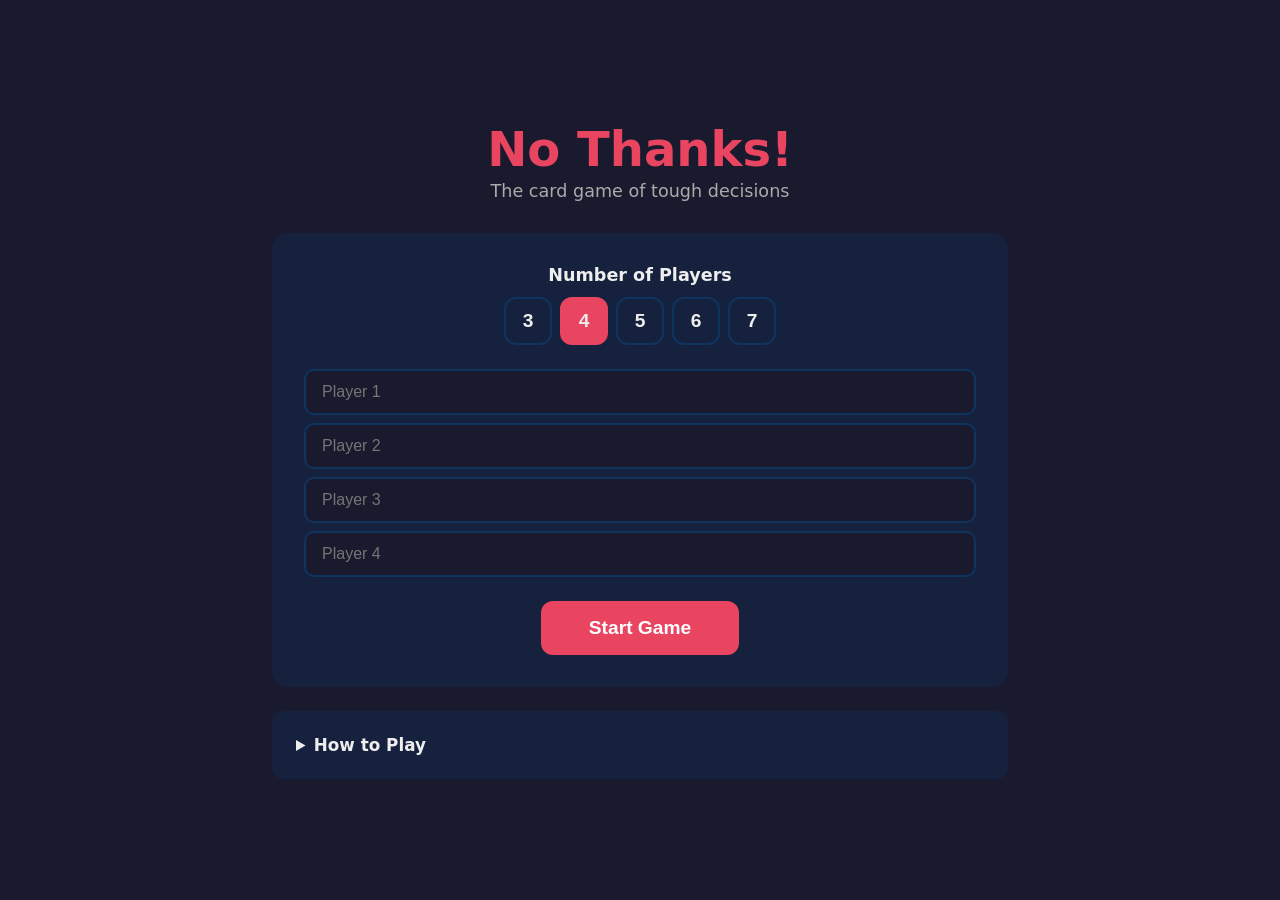
<file: no-thanks/index.html>
<!DOCTYPE html>
<html lang="en">
<head>
  <meta charset="UTF-8">
  <meta name="viewport" content="width=device-width, initial-scale=1.0">
  <title>No Thanks!</title>
  <link rel="stylesheet" href="style.css">
</head>
<body>
  <!-- Setup Screen -->
  <div id="setup-screen" class="screen">
    <h1>No Thanks!</h1>
    <p class="subtitle">The card game of tough decisions</p>
    <div class="setup-form">
      <label for="player-count">Number of Players</label>
      <div class="player-count-selector">
        <button class="count-btn" data-count="3">3</button>
        <button class="count-btn selected" data-count="4">4</button>
        <button class="count-btn" data-count="5">5</button>
        <button class="count-btn" data-count="6">6</button>
        <button class="count-btn" data-count="7">7</button>
      </div>
      <div id="player-names"></div>
      <button id="start-btn" class="primary-btn">Start Game</button>
    </div>
    <details class="rules">
      <summary>How to Play</summary>
      <ul>
        <li>Cards numbered 3–35 are shuffled; 9 are removed unseen.</li>
        <li>Each player starts with 11 chips.</li>
        <li>On your turn: <strong>take the card</strong> (and all chips on it), or <strong>pay a chip</strong> to pass.</li>
        <li>If you have no chips, you must take the card.</li>
        <li>Runs of consecutive cards only count the lowest value.</li>
        <li>Score = card values − chips. <strong>Lowest score wins!</strong></li>
      </ul>
    </details>
  </div>

  <!-- Game Screen -->
  <div id="game-screen" class="screen hidden">
    <header>
      <h2 id="turn-indicator"></h2>
      <div id="deck-count"></div>
    </header>

    <div id="card-area">
      <div id="current-card">
        <span id="card-value"></span>
      </div>
      <div id="chips-on-card">
        <span id="chip-count">0</span> chip<span id="chip-plural">s</span> on card
      </div>
    </div>

    <div id="action-area">
      <button id="take-btn" class="action-btn take">Take Card</button>
      <button id="pass-btn" class="action-btn pass">No Thanks!</button>
    </div>

    <div id="players-area"></div>
  </div>

  <!-- Game Over Screen -->
  <div id="gameover-screen" class="screen hidden">
    <h1>Game Over!</h1>
    <div id="final-scores"></div>
    <button id="play-again-btn" class="primary-btn">Play Again</button>
  </div>

  <script src="game.js"></script>
</body>
</html>
</file>
<file: no-thanks/style.css>
*, *::before, *::after {
  box-sizing: border-box;
  margin: 0;
  padding: 0;
}

:root {
  --bg: #1a1a2e;
  --surface: #16213e;
  --card-bg: #e94560;
  --card-text: #fff;
  --chip-color: #f5c518;
  --take-color: #2ecc71;
  --pass-color: #e74c3c;
  --text: #eee;
  --text-muted: #aaa;
  --accent: #0f3460;
  --player-bg: #0f3460;
  --active-player: #e94560;
  --winner: #f5c518;
}

body {
  font-family: 'Segoe UI', system-ui, -apple-system, sans-serif;
  background: var(--bg);
  color: var(--text);
  min-height: 100vh;
  display: flex;
  align-items: center;
  justify-content: center;
}

.screen {
  width: 100%;
  max-width: 800px;
  padding: 2rem;
}

.hidden {
  display: none !important;
}

/* Setup Screen */
#setup-screen {
  text-align: center;
}

#setup-screen h1 {
  font-size: 3rem;
  color: var(--card-bg);
  margin-bottom: 0.25rem;
}

.subtitle {
  color: var(--text-muted);
  margin-bottom: 2rem;
  font-size: 1.1rem;
}

.setup-form {
  background: var(--surface);
  padding: 2rem;
  border-radius: 16px;
  margin-bottom: 1.5rem;
}

.setup-form label {
  display: block;
  margin-bottom: 0.75rem;
  font-weight: 600;
  font-size: 1.1rem;
}

.player-count-selector {
  display: flex;
  gap: 0.5rem;
  justify-content: center;
  margin-bottom: 1.5rem;
}

.count-btn {
  width: 48px;
  height: 48px;
  border-radius: 12px;
  border: 2px solid var(--accent);
  background: transparent;
  color: var(--text);
  font-size: 1.2rem;
  font-weight: 700;
  cursor: pointer;
  transition: all 0.2s;
}

.count-btn:hover {
  border-color: var(--card-bg);
}

.count-btn.selected {
  background: var(--card-bg);
  border-color: var(--card-bg);
}

#player-names {
  display: flex;
  flex-direction: column;
  gap: 0.5rem;
  margin-bottom: 1.5rem;
}

#player-names input {
  padding: 0.75rem 1rem;
  border-radius: 10px;
  border: 2px solid var(--accent);
  background: var(--bg);
  color: var(--text);
  font-size: 1rem;
  outline: none;
  transition: border-color 0.2s;
}

#player-names input:focus {
  border-color: var(--card-bg);
}

.primary-btn {
  background: var(--card-bg);
  color: white;
  border: none;
  padding: 1rem 3rem;
  font-size: 1.2rem;
  font-weight: 700;
  border-radius: 12px;
  cursor: pointer;
  transition: transform 0.15s, opacity 0.15s;
}

.primary-btn:hover {
  transform: scale(1.05);
}

.primary-btn:active {
  transform: scale(0.97);
}

.rules {
  background: var(--surface);
  border-radius: 12px;
  padding: 1rem 1.5rem;
  text-align: left;
}

.rules summary {
  cursor: pointer;
  font-weight: 600;
  font-size: 1.05rem;
  padding: 0.5rem 0;
}

.rules ul {
  margin-top: 0.75rem;
  padding-left: 1.25rem;
}

.rules li {
  margin-bottom: 0.5rem;
  line-height: 1.5;
  color: var(--text-muted);
}

/* Game Screen */
#game-screen {
  display: flex;
  flex-direction: column;
  align-items: center;
  gap: 1.5rem;
}

header {
  text-align: center;
  width: 100%;
}

#turn-indicator {
  font-size: 1.5rem;
  color: var(--active-player);
}

#deck-count {
  color: var(--text-muted);
  font-size: 0.9rem;
  margin-top: 0.25rem;
}

#card-area {
  display: flex;
  flex-direction: column;
  align-items: center;
  gap: 1rem;
}

#current-card {
  width: 160px;
  height: 220px;
  background: var(--card-bg);
  border-radius: 16px;
  display: flex;
  align-items: center;
  justify-content: center;
  box-shadow: 0 8px 32px rgba(233, 69, 96, 0.4);
  animation: cardIn 0.35s ease-out;
}

@keyframes cardIn {
  from {
    transform: scale(0.7) rotateY(90deg);
    opacity: 0;
  }
  to {
    transform: scale(1) rotateY(0);
    opacity: 1;
  }
}

#card-value {
  font-size: 4rem;
  font-weight: 900;
  color: var(--card-text);
  text-shadow: 2px 2px 4px rgba(0,0,0,0.3);
}

#chips-on-card {
  background: var(--surface);
  padding: 0.5rem 1.25rem;
  border-radius: 20px;
  font-size: 1.1rem;
  color: var(--chip-color);
  font-weight: 600;
}

#action-area {
  display: flex;
  gap: 1rem;
}

.action-btn {
  padding: 1rem 2.5rem;
  font-size: 1.15rem;
  font-weight: 700;
  border: none;
  border-radius: 12px;
  cursor: pointer;
  transition: transform 0.15s, opacity 0.15s;
  color: white;
}

.action-btn:hover:not(:disabled) {
  transform: scale(1.05);
}

.action-btn:active:not(:disabled) {
  transform: scale(0.97);
}

.action-btn:disabled {
  opacity: 0.4;
  cursor: not-allowed;
}

.action-btn.take {
  background: var(--take-color);
}

.action-btn.pass {
  background: var(--pass-color);
}

#players-area {
  display: grid;
  grid-template-columns: repeat(auto-fit, minmax(180px, 1fr));
  gap: 0.75rem;
  width: 100%;
  margin-top: 0.5rem;
}

.player-panel {
  background: var(--player-bg);
  border-radius: 12px;
  padding: 1rem;
  border: 3px solid transparent;
  transition: border-color 0.3s, box-shadow 0.3s;
}

.player-panel.active {
  border-color: var(--active-player);
  box-shadow: 0 0 16px rgba(233, 69, 96, 0.35);
}

.player-name {
  font-weight: 700;
  font-size: 1.05rem;
  margin-bottom: 0.4rem;
}

.player-chips {
  color: var(--chip-color);
  font-size: 0.9rem;
  margin-bottom: 0.5rem;
}

.player-cards {
  display: flex;
  flex-wrap: wrap;
  gap: 4px;
}

.mini-card {
  background: var(--card-bg);
  color: white;
  padding: 2px 6px;
  border-radius: 4px;
  font-size: 0.75rem;
  font-weight: 700;
}

.mini-card.in-run {
  background: var(--take-color);
}

.player-score {
  margin-top: 0.5rem;
  font-size: 0.85rem;
  color: var(--text-muted);
}

/* Game Over Screen */
#gameover-screen {
  text-align: center;
}

#gameover-screen h1 {
  font-size: 2.5rem;
  margin-bottom: 2rem;
  color: var(--winner);
}

#final-scores {
  display: flex;
  flex-direction: column;
  gap: 0.75rem;
  margin-bottom: 2rem;
}

.score-row {
  background: var(--surface);
  padding: 1rem 1.5rem;
  border-radius: 12px;
  display: flex;
  justify-content: space-between;
  align-items: center;
  font-size: 1.1rem;
}

.score-row:first-child {
  border: 2px solid var(--winner);
  box-shadow: 0 0 16px rgba(245, 197, 24, 0.3);
}

.score-row .rank {
  font-weight: 700;
  min-width: 2rem;
}

.score-row .name {
  flex: 1;
  text-align: left;
  margin-left: 0.75rem;
}

.score-row .score {
  font-weight: 700;
  font-size: 1.3rem;
}

.score-row .score-detail {
  color: var(--text-muted);
  font-size: 0.85rem;
  margin-left: 0.5rem;
}

.winner-label {
  color: var(--winner);
  font-weight: 700;
  margin-left: 0.5rem;
}

/* Responsive */
@media (max-width: 600px) {
  .screen {
    padding: 1rem;
  }

  #setup-screen h1 {
    font-size: 2.2rem;
  }

  #current-card {
    width: 120px;
    height: 170px;
  }

  #card-value {
    font-size: 3rem;
  }

  .action-btn {
    padding: 0.85rem 1.5rem;
    font-size: 1rem;
  }

  #players-area {
    grid-template-columns: repeat(auto-fit, minmax(140px, 1fr));
  }
}
</file>
